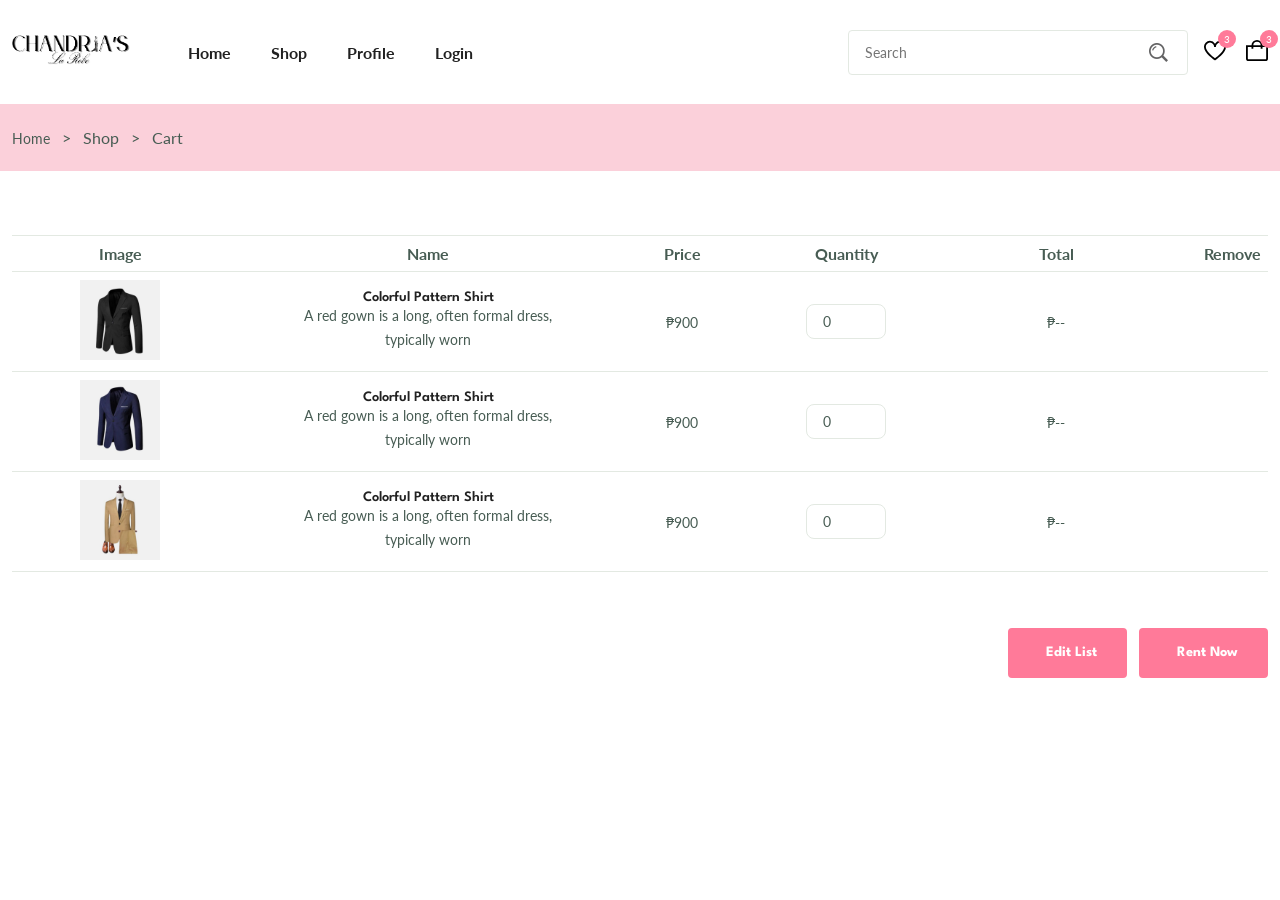
<file: chandriahomepage/cart.html>
<!DOCTYPE html>
<html lang="en">
  <head>
    <meta charset="UTF-8" />
    <meta name="viewport" content="width=device-width, initial-scale=1.0" />

    <!--=============== FLATICON ===============-->
    <link rel='stylesheet' href='https://cdn-uicons.flaticon.com/2.6.0/uicons-regular-straight/css/uicons-regular-straight.css'>

    <!--=============== SWIPER CSS ===============-->
    <link rel="stylesheet" href="https://cdn.jsdelivr.net/npm/swiper@11/swiper-bundle.min.css"/>
 
 
     <!--=============== CSS ===============-->
     <link rel="stylesheet" href="assets/css/styles.css" />
 
     <title>Chandria's La Robe</title>
  </head>
  <body>
    <!--=============== HEADER ===============-->
    <header class="header">

      <nav class="nav container">
        <a href="../index.html" class="nav-logo">
          <img src="assets/img/logo1.png" alt="" class="nav-logo-img">
        </a>

        <div class="nav-menu" id="nav-menu">
          <ul class="nav-list">
            <li class="nav-item">
              <a href="../index.html" class="nav-link">Home</a>
            </li>

            <li class="nav-item">
              <a href="shop.html" class="nav-link ">Shop</a>
            </li>

            <li class="nav-item">
              <a href="test_Profile.html" class="nav-link">Profile</a>
            </li>

            <li class="nav-item">
              <a href="user_authentication.html" class="nav-link">Login</a>
            </li>
          </ul>

          <div class="header-search">
            <input type="text" placeholder="Search" class="form-input">
            <button class="search-btn">
              <img src="assets/img/search.png" alt="">

            </button>
          </div>
        </div>

        <div class="header-user-actions">
          <a href="wishlist.html" class="header-action-btn">
            <img src="assets/img/icon-heart.svg" alt="">
            <span class="count">3</span>
          </a>

          <a href="cart.html" class="header-action-btn">
            <img src="assets/img/icon-cart.svg" alt="">
            <span class="count">3</span>
          </a>
          

        </div>

      </nav>
    </header>

    <!--=============== MAIN ===============-->
    <main class="main">

      <!--=============== BREADCRUMB ===============-->
      <section class="breadcrumb">
        <ul class="breadcrumb-list flex container">
          <li><a href="../index.html" class="breadcrumb-link">Home</a></li>
          <li><span class="breadcrum-link">></span></li>
          <li><span class="breadcrum-link">Shop</span></li>
          <li><span class="breadcrum-link">></span></li>
          <li><span class="breadcrum-link">Cart</span></li>
        </ul>
      </section>

      <!--=============== CART ===============-->
      <section class="cart section-lg container">
        <div class="table-container">
          <table class="table">
            <tr>
              <th>Image</th>
              <th>Name</th>
              <th>Price</th>
              <th>Quantity</th>
              <th>Total</th>
              <th>Remove</th>
            </tr>

            <tr>
              <td>
                <img src="assets/img/product-6-1.jpg" alt="" class="table-img">
              </td>

              <td>
                <h3 class="table-title">Colorful Pattern Shirt</h3>
                <p class="table-description">A red gown is a long, often formal dress, typically worn</p>
              </td>

              <td>
                <span class="table-price">₱900</span>
              </td>
              <td>
                <input type="number" value="0" min="0" class="quantity">
              </td>
              <td>
                <span class="table-total">₱--</span>
              </td>
              <td>
                <i class="fi fi-rs-trash table-trash"></i>
              </td>
            </tr>

            <tr>
              <td>
                <img src="assets/img/product-7-1.jpg" alt="" class="table-img">
              </td>

              <td>
                <h3 class="table-title">Colorful Pattern Shirt</h3>
                <p class="table-description">A red gown is a long, often formal dress, typically worn</p>
              </td>

              <td>
                <span class="table-price">₱900</span>
              </td>
              <td>
                <input type="number" value="0" min="0" class="quantity">
              </td>
              <td>
                <span class="table-total">₱--</span>
              </td>
              <td>
                <i class="fi fi-rs-trash table-trash"></i>
              </td>
            </tr>

            <tr>
              <td>
                <img src="assets/img/product-8-1.jpg" alt="" class="table-img">
              </td>

              <td>
                <h3 class="table-title">Colorful Pattern Shirt</h3>
                <p class="table-description">A red gown is a long, often formal dress, typically worn</p>
              </td>

              <td>
                <span class="table-price">₱900</span>
              </td>
              <td>
                <input type="number" value="0" min="0" class="quantity">
              </td>
              <td>
                <span class="table-total">₱--</span>
              </td>
              <td>
                <i class="fi fi-rs-trash table-trash"></i>
              </td>
            </tr>

          </table>
       
          
        </div>
        <div class="cart-actions">
          <a href="" class="btn flex btn-md">
            <i class="fi-rs-pencil"></i> Edit List
          </a>

          <a href="checkout.html" class="btn flex btn-md">
            <i class="fi-rs-shopping-bag"></i> Rent Now
          </a>
        </div>
       
      </section>


    <!--=============== SWIPER JS ===============-->
    <script src="https://cdn.jsdelivr.net/npm/swiper@11/swiper-bundle.min.js"></script>

    <!--=============== MAIN JS ===============-->
    <script src="assets/js/main.js"></script>
  </body>
</html>
</file>
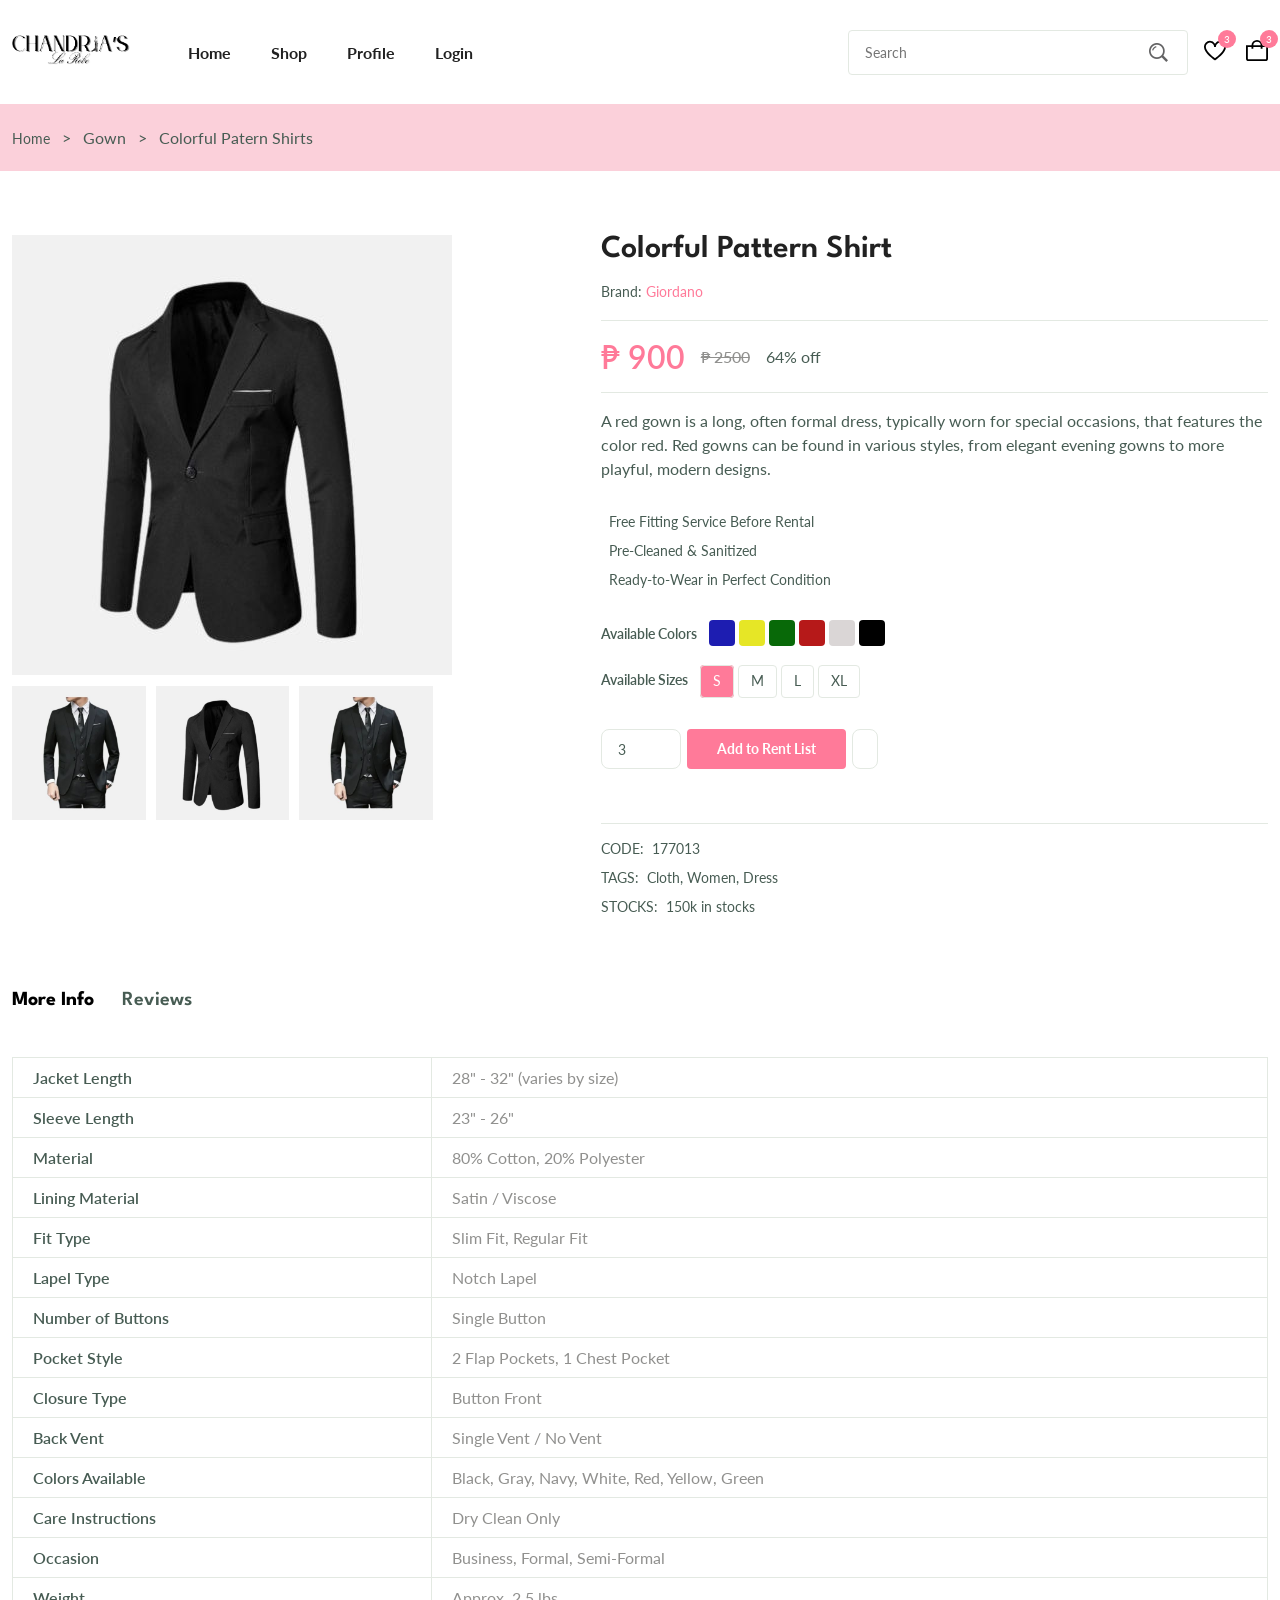
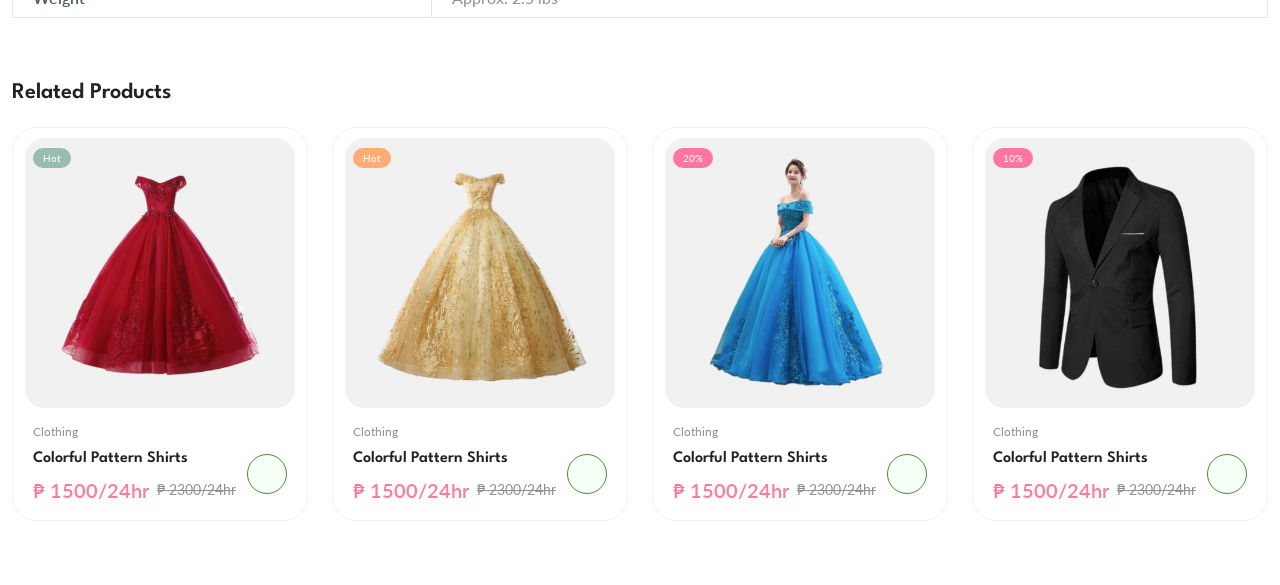
<file: chandriahomepage/details.html>
<!DOCTYPE html>
<html lang="en">
  <head>
    <meta charset="UTF-8" />
    <meta name="viewport" content="width=device-width, initial-scale=1.0" />

   <!--=============== FLATICON ===============-->
   <link rel='stylesheet' href='https://cdn-uicons.flaticon.com/2.6.0/uicons-regular-straight/css/uicons-regular-straight.css'>

   <!--=============== SWIPER CSS ===============-->
   <link rel="stylesheet" href="https://cdn.jsdelivr.net/npm/swiper@11/swiper-bundle.min.css"/>


    <!--=============== CSS ===============-->
    <link rel="stylesheet" href="assets/css/styles.css" />

    <title>Chandria's La Robe</title>
  </head>
  <body>
    <!--=============== HEADER ===============-->
    <header class="header">

      <nav class="nav container">
        <a href="../index.html" class="nav-logo">
          <img src="assets/img/logo1.png" alt="" class="nav-logo-img">
        </a>

        <div class="nav-menu" id="nav-menu">
          <ul class="nav-list">
            <li class="nav-item">
              <a href="../index.html" class="nav-link">Home</a>
            </li>

            <li class="nav-item">
              <a href="shop.html" class="nav-link ">Shop</a>
            </li>

            <li class="nav-item">
              <a href="test_Profile.html" class="nav-link">Profile</a>
            </li>

            

            <li class="nav-item">
              <a href="user_authentication.html" class="nav-link">Login</a>
            </li>
          </ul>

          <div class="header-search">
            <input type="text" placeholder="Search" class="form-input">
            <button class="search-btn">
              <img src="assets/img/search.png" alt="">

            </button>
          </div>
        </div>

        <div class="header-user-actions">
          <a href="wishlist.html" class="header-action-btn">
            <img src="assets/img/icon-heart.svg" alt="">
            <span class="count">3</span>
          </a>

          <a href="cart.html" class="header-action-btn">
            <img src="assets/img/icon-cart.svg" alt="">
            <span class="count">3</span>
          </a>
          

        </div>

      </nav>
    </header>

    <!--=============== MAIN ===============-->
    <main class="main">
      <!--=============== BREADCRUMB ===============-->
      <section class="breadcrumb">
        <ul class="breadcrumb-list flex container">
          <li><a href="../index.html" class="breadcrumb-link">Home</a></li>
          <li><span class="breadcrum-link">></span></li>
          <li><span class="breadcrum-link">Gown</span></li>
          <li><span class="breadcrum-link">></span></li>
          <li><span class="breadcrum-link">Colorful Patern Shirts </span></li>
        </ul>
      </section>

      <!--=============== DETAILS ===============-->
      <section class="details section-lg">
        <div class="details-container container grid">
          <div class="details-group">
            <img src="assets/img/product-6-1.jpg" alt="" class="details-img"/>

            <div class="details-small-images grid">
              <img src="assets/img/product-6-2.jpg" alt="" class="details-small-img">
              <img src="assets/img/product-6-1.jpg" alt="" class="details-small-img">
              <img src="assets/img/product-6-2.jpg" alt="" class="details-small-img">
            </div>
          </div>
          <div class="details-group">
            <h3 class="details-title">Colorful Pattern Shirt</h3>
            <p class="details-brand">Brand: <span>Giordano</span></p>

            <div class="details-price flex">
              <span class="new-price">₱ 900</span>
              <span class="old-price">₱ 2500</span>
              <span class="save-price">64% off</span>
            </div>

            <p class="short-description">A red gown is a long, often formal dress, typically worn for special occasions, that features the color red. Red gowns can be found in various styles, from elegant evening gowns to more playful, modern designs.</p>
            
            <ul class="product-list">
              <li class="list-item flex">
                <i class="fi fi-rs-clothes-hanger"></i> Free Fitting Service Before Rental
              </li>

            <li class="list-item flex">
              <i class="fi fi-rs-sparkles"></i>  Pre-Cleaned & Sanitized
            </li>

            <li class="list-item flex">
              <i class="fi fi-rs-running"></i> Ready-to-Wear in Perfect Condition
            </li>

            </ul>

            <div class="details-color flex">
              <span class="details-color-title">Available Colors</span>
              <ul class="color-list">
                <li>
                  <a href="#" class="color-link" style="background-color: rgb(29, 29, 177);"></a>
                </li>
                <li>
                  <a href="#" class="color-link" style="background-color: rgb(230, 230, 38);"></a>
                </li>
                <li>
                  <a href="#" class="color-link" style="background-color: rgb(8, 105, 8);"></a>
                </li>
                <li>
                  <a href="#" class="color-link" style="background-color: rgb(182, 25, 25);"></a>
                </li>
                <li>
                  <a href="#" class="color-link" style="background-color: rgb(218, 214, 214);"></a>
                </li>
                <li>
                  <a href="#" class="color-link" style="background-color: black;"></a>
                </li>
              </ul>
            </div>

            <div class="details-size flex">
              <span class="details-size-title">Available Sizes</span>
              <ul class="size-list">
                <li>
                  <a href="#" class="size-link size-active">S</a>
                </li>
                
                <li>
                  <a href="#" class="size-link">M</a>
                </li>
                <li>
                  <a href="#" class="size-link">L</a>
                </li>
                <li>
                  <a href="#" class="size-link">XL</a>
                </li>
              </ul>
            </div>

            <div class="details-action">
              <input type="number" class="quantity" min="0" value="3"/>
              <a href="#" class="btn btn-sm"> Add to Rent List</a>
              <a href="#" class="details-action-btn">
                <i class="fi fi-rs-heart"></i>
              </a>
            </div>

            <ul class="details-meta">
              <li class="meta-list flex"><span>CODE:</span> 177013</li>
              <li class="meta-list flex"><span>TAGS:</span> Cloth, Women, Dress</li>
              <li class="meta-list flex"><span>STOCKS:</span> 150k in stocks</li>
            </ul>
          </div>
          </div>
        </div>
      </section>

      <!--=============== DETAILS TAB ===============-->
      <section class="details-tab container">

        <div class="detail-tabs">

          <span class="detail-tab active-tab" data-target="#info">More Info</span>

          <span class="detail-tab" data-target="#reviews">Reviews</span>
        </div>

        <div class="details-tabs-content">
          <div class="details-tab-content active-tab" content id="info">
            <table class="info-table">

              <tr>
                <th>Jacket Length</th>
                <td>28" - 32" (varies by size)</td>
              </tr>

              <tr>
                <th>Sleeve Length</th>
                <td>23" - 26"</td>
              </tr>

              <tr>
                <th>Material</th>
                <td>80% Cotton, 20% Polyester</td>
              </tr>

              <tr>
                <th>Lining Material</th>
                <td>Satin / Viscose</td>
              </tr>

              <tr>
                <th>Fit Type</th>
                <td>Slim Fit, Regular Fit</td>
              </tr>

              <tr>
                <th>Lapel Type</th>
                <td>Notch Lapel</td>
              </tr>

              <tr>
                <th>Number of Buttons	</th>
                <td>Single Button
                </td>
              </tr>

              <tr>
                <th>Pocket Style</th>
                <td>2 Flap Pockets, 1 Chest Pocket</td>
              </tr>

              <tr>
                <th>Closure Type</th>
                <td>Button Front</td>
              </tr>

              <tr>
                <th>Back Vent</th>
                <td>Single Vent / No Vent</td>
              </tr>

              <tr>
                <th>Colors Available</th>
                <td>Black, Gray, Navy, White, Red, Yellow, Green</td>
              </tr>

              <tr>
                <th>Care Instructions</th>
                <td>Dry Clean Only</td>
              </tr>

              <tr>
                <th>Occasion</th>
                <td>Business, Formal, Semi-Formal</td>
              </tr>

              <tr>
                <th>Weight</th>
                <td>Approx. 2.5 lbs</td>
              </tr>

            </table>
          </div>

          <div class="details-tab-content" content id="reviews">
            <div class="reviews-container grid">

            <div class="review-single">
                <div>
                <img src="assets/img/avatar-1.png" alt="" class="review-img">
                <h4 class="review-title">Ichica Matsumoto</h4>
              </div>

              <div class="review-data">
                <div class="review-rating">
                  <i class="fi-rs-star"></i>
                  <i class="fi-rs-star"></i>
                  <i class="fi-rs-star"></i>
                  <i class="fi-rs-star"></i>
                  <i class="fi-rs-star"></i>
                </div>

                <p class="review-desctiption">I love it!!</p>
                <span class="review-date">02/29/2004</span>

              </div>
            </div>

            <div class="review-single">
              <div>
              <img src="assets/img/avatar-2.png" alt="" class="review-img">
              <h4 class="review-title">Maria Nagai</h4>
            </div>

            <div class="review-data">
              <div class="review-rating">
                <i class="fi-rs-star"></i>
                <i class="fi-rs-star"></i>
                <i class="fi-rs-star"></i>
                <i class="fi-rs-star"></i>
                <i class="fi-rs-star"></i>
              </div>

              <p class="review-desctiption">Nice items and very affordable as inner shirts. Received complete items. Very fast delivery. Thanks to seller and rider</p>
              <span class="review-date">02/29/2004</span>

            </div>
            </div>

            <div class="review-single">
            <div>
            <img src="assets/img/avatar-3.png" alt="" class="review-img">
            <h4 class="review-title">Eimi Fukuda</h4>
          </div>

          <div class="review-data">
            <div class="review-rating">
              <i class="fi-rs-star"></i>
              <i class="fi-rs-star"></i>
              <i class="fi-rs-star"></i>
              <i class="fi-rs-star"></i>
              <i class="fi-rs-star"></i>
            </div>

            <p class="review-desctiption">Items are well packed and secure also the quality of the fabric are good what you see is what you get perfect for its price!</p>
            <span class="review-date">02/29/2004</span>

          </div>
            </div>

          </div>

          <div class="review-form">
            <h4 class="review-form-title">Add Review</h4>

            <div class="rate-product">
              <i class="fi-rs-star"></i>
              <i class="fi-rs-star"></i>
              <i class="fi-rs-star"></i>
              <i class="fi-rs-star"></i>
              <i class="fi-rs-star"></i>
            </div>

            <form action="" class="form grid">
              <textarea class="form-input textarea" placeholder="Write Comment"></textarea>

              <div class="form-group grid">
                <input type="text" placeholder="Name" class="form-input"/>

                <input type="email" placeholder="Email" class="form-input"/>
              </div>

              <div class="form-btn">
                <button class="btn">Submit Review</button>
              </div>
            </form>

          </div>
         </div>
        </div>
      </section>

      <!--=============== PRODUCTS ===============-->
      <section class="products container section-lg">
        <h3 class="section-title">Related Products</h3>

          <div class="products-container grid">       

          <div class="product-item">
            <div class="product-banner">
             
              <a href="details.html" class="product-images">
              <img src="assets/img/product-2-1.jpg" alt="" class="product-img default">
              
              <img src="assets/img/product-2-2.jpg" alt="" class="product-img hover">
              </a>

              <div class="product-actions">
                <a href="#" class="action-btn" aria-label="Quick View">
                <i class="fi fi-rs-eye"></i>
                </a>

                <a href="#" class="action-btn" aria-label="Add to Rent List">
                  <i class="fi fi-rs-heart"></i>
                  </a>

                  <a href="#" class="action-btn" aria-label="share">
                    <i class="fi fi-rs-shuffle"></i>
                    </a>
              </div>

              <div class="product-badge light-green">Hot</div>

            </div>

            <div class="product-content">
              <span class="product-category">Clothing</span>
              <a href="details.html">
                <h3 class="product-title">Colorful Pattern Shirts</h3>
              </a>
              <div class="product-rating">
                <i class="fi fi-rs-star"></i>
                <i class="fi fi-rs-star"></i>
                <i class="fi fi-rs-star"></i>
                <i class="fi fi-rs-star"></i>
                <i class="fi fi-rs-star"></i>
              </div>
              <div class="product-price flex">
                  <span class="new-price">₱ 1500/24hr</span>
                  <span class="old-price">₱ 2300/24hr</span>
              </div>

              <a href="#" class="action-btn cart-btn" aria-label="Add to Rent List">
                <i class="fi fi-rs-shopping-bag-add"></i>
                </a>
            </div>
          </div>

          <div class="product-item">
            <div class="product-banner">
             
              <a href="details.html" class="product-images">
              <img src="assets/img/product-3-1.jpg" alt="" class="product-img default">
              
              <img src="assets/img/product-3-2.jpg" alt="" class="product-img hover">
              </a>

              <div class="product-actions">
                <a href="#" class="action-btn" aria-label="Quick View">
                <i class="fi fi-rs-eye"></i>
                </a>

                <a href="#" class="action-btn" aria-label="Add to Rent List">
                  <i class="fi fi-rs-heart"></i>
                  </a>

                  <a href="#" class="action-btn" aria-label="share">
                    <i class="fi fi-rs-shuffle"></i>
                    </a>
              </div>

              <div class="product-badge light-orange">Hot</div>

            </div>

            <div class="product-content">
              <span class="product-category">Clothing</span>
              <a href="details.html">
                <h3 class="product-title">Colorful Pattern Shirts</h3>
              </a>
              <div class="product-rating">
                <i class="fi fi-rs-star"></i>
                <i class="fi fi-rs-star"></i>
                <i class="fi fi-rs-star"></i>
                <i class="fi fi-rs-star"></i>
                <i class="fi fi-rs-star"></i>
              </div>
              <div class="product-price flex">
                  <span class="new-price">₱ 1500/24hr</span>
                  <span class="old-price">₱ 2300/24hr</span>
              </div>

              <a href="#" class="action-btn cart-btn" aria-label="Add to Rent List">
                <i class="fi fi-rs-shopping-bag-add"></i>
                </a>
            </div>
          </div>

          <div class="product-item">
            <div class="product-banner">
             
              <a href="details.html" class="product-images">
              <img src="assets/img/product-5-1.jpg" alt="" class="product-img default">
              
              <img src="assets/img/product-5-2.jpg" alt="" class="product-img hover">
              </a>

              <div class="product-actions">
                <a href="#" class="action-btn" aria-label="Quick View">
                <i class="fi fi-rs-eye"></i>
                </a>

                <a href="#" class="action-btn" aria-label="Add to Rent List">
                  <i class="fi fi-rs-heart"></i>
                  </a>

                  <a href="#" class="action-btn" aria-label="share">
                    <i class="fi fi-rs-shuffle"></i>
                    </a>
              </div>

              <div class="product-badge light-pink">20%</div>

            </div>

            <div class="product-content">
              <span class="product-category">Clothing</span>
              <a href="details.html">
                <h3 class="product-title">Colorful Pattern Shirts</h3>
              </a>
              <div class="product-rating">
                <i class="fi fi-rs-star"></i>
                <i class="fi fi-rs-star"></i>
                <i class="fi fi-rs-star"></i>
                <i class="fi fi-rs-star"></i>
                <i class="fi fi-rs-star"></i>
              </div>
              <div class="product-price flex">
                  <span class="new-price">₱ 1500/24hr</span>
                  <span class="old-price">₱ 2300/24hr</span>
              </div>

              <a href="#" class="action-btn cart-btn" aria-label="Add to Rent List">
                <i class="fi fi-rs-shopping-bag-add"></i>
                </a>
            </div>
          </div>

          <div class="product-item">
            <div class="product-banner">
             
              <a href="details.html" class="product-images">
              <img src="assets/img/product-6-1.jpg" alt="" class="product-img default">
              
              <img src="assets/img/product-6-2.jpg" alt="" class="product-img hover">
              </a>

              <div class="product-actions">
                <a href="#" class="action-btn" aria-label="Quick View">
                <i class="fi fi-rs-eye"></i>
                </a>

                <a href="#" class="action-btn" aria-label="Add to Rent List">
                  <i class="fi fi-rs-heart"></i>
                  </a>

                  <a href="#" class="action-btn" aria-label="share">
                    <i class="fi fi-rs-shuffle"></i>
                    </a>
              </div>

              <div class="product-badge light-pink">10%</div>

            </div>

            <div class="product-content">
              <span class="product-category">Clothing</span>
              <a href="details.html">
                <h3 class="product-title">Colorful Pattern Shirts</h3>
              </a>
              <div class="product-rating">
                <i class="fi fi-rs-star"></i>
                <i class="fi fi-rs-star"></i>
                <i class="fi fi-rs-star"></i>
                <i class="fi fi-rs-star"></i>
                <i class="fi fi-rs-star"></i>
              </div>
              <div class="product-price flex">
                  <span class="new-price">₱ 1500/24hr</span>
                  <span class="old-price">₱ 2300/24hr</span>
              </div>

              <a href="#" class="action-btn cart-btn" aria-label="Add to Rent List">
                <i class="fi fi-rs-shopping-bag-add"></i>
                </a>
            </div>
          </div>

        </div>
      </section>


    <!--=============== SWIPER JS ===============-->
    <script src="https://cdn.jsdelivr.net/npm/swiper@11/swiper-bundle.min.js"></script>

    <!--=============== MAIN JS ===============-->
    <script src="assets/js/main.js"></script>
  </body>
</html>
</file>
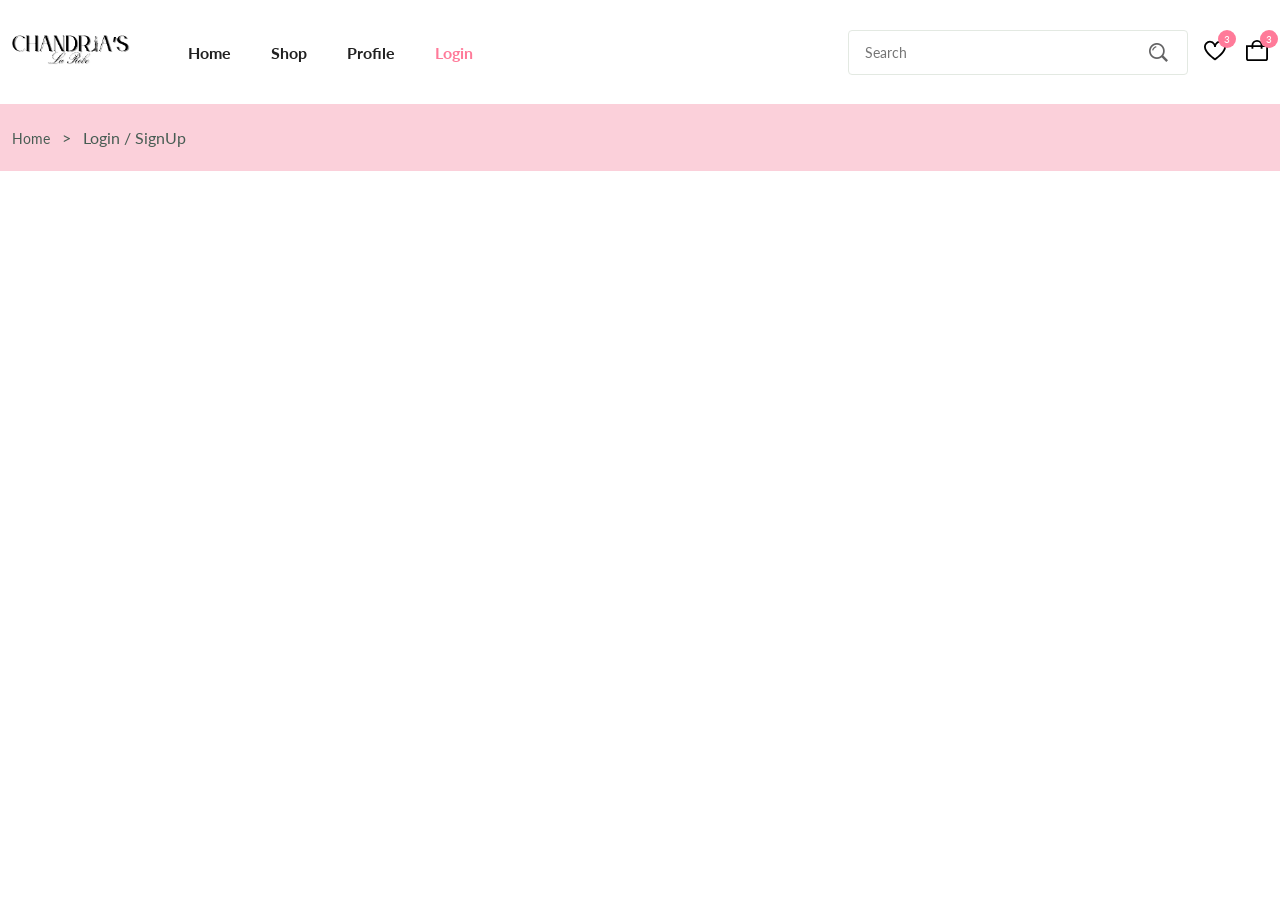
<file: chandriahomepage/login-register.html>
<!DOCTYPE html>
<html lang="en">
  <head>
    <meta charset="UTF-8" />
    <meta name="viewport" content="width=device-width, initial-scale=1.0" />

    <!--=============== FLATICON ===============-->
   <link rel='stylesheet' href='https://cdn-uicons.flaticon.com/2.6.0/uicons-regular-straight/css/uicons-regular-straight.css'>

   <!--=============== SWIPER CSS ===============-->
   <link rel="stylesheet" href="https://cdn.jsdelivr.net/npm/swiper@11/swiper-bundle.min.css"/>


    <!--=============== CSS ===============-->
    <link rel="stylesheet" href="assets/css/styles.css" />

    <title>Chandria's La Robe</title>
  </head>
  <body>
    <header class="header">

      <nav class="nav container">
        <a href="../index.html" class="nav-logo">
          <img src="assets/img/logo1.png" alt="" class="nav-logo-img">
        </a>

        <div class="nav-menu" id="nav-menu">
          <ul class="nav-list">
            <li class="nav-item">
              <a href="../index.html" class="nav-link">Home</a>
            </li>

            <li class="nav-item">
              <a href="shop.html" class="nav-link ">Shop</a>
            </li>

            <li class="nav-item">
              <a href="accounts.html" class="nav-link">Profile</a>
            </li>


            <li class="nav-item">
              <a href="user_authentication.html" class="nav-link active-link">Login</a>
            </li>
          </ul>

          <div class="header-search">
            <input type="text" placeholder="Search" class="form-input">
            <button class="search-btn">
              <img src="assets/img/search.png" alt="">

            </button>
          </div>
        </div>

        <div class="header-user-actions">
          <a href="wishlist.html" class="header-action-btn">
            <img src="assets/img/icon-heart.svg" alt="">
            <span class="count">3</span>
          </a>

          <a href="cart.html" class="header-action-btn">
            <img src="assets/img/icon-cart.svg" alt="">
            <span class="count">3</span>
          </a>
          

        </div>

      </nav>
    </header>

    <!--=============== MAIN ===============-->
    <main class="main">
      <!--=============== BREADCRUMB ===============-->
      <section class="breadcrumb">
        <ul class="breadcrumb-list flex container">
          <li><a href="../index.html" class="breadcrumb-link">Home</a></li>
          <li><span class="breadcrum-link">></span></li>
          <li><span class="breadcrum-link">Login / SignUp</span></li>
        </ul>
      </section>

      <!--=============== LOGIN-REGISTER ===============-->
      <section class="login-register"></section>



    <!--=============== SWIPER JS ===============-->
    <script src="https://cdn.jsdelivr.net/npm/swiper@11/swiper-bundle.min.js"></script>

    <!--=============== MAIN JS ===============-->
    <script src="assets/js/main.js"></script>
  </body>
</html>
</file>
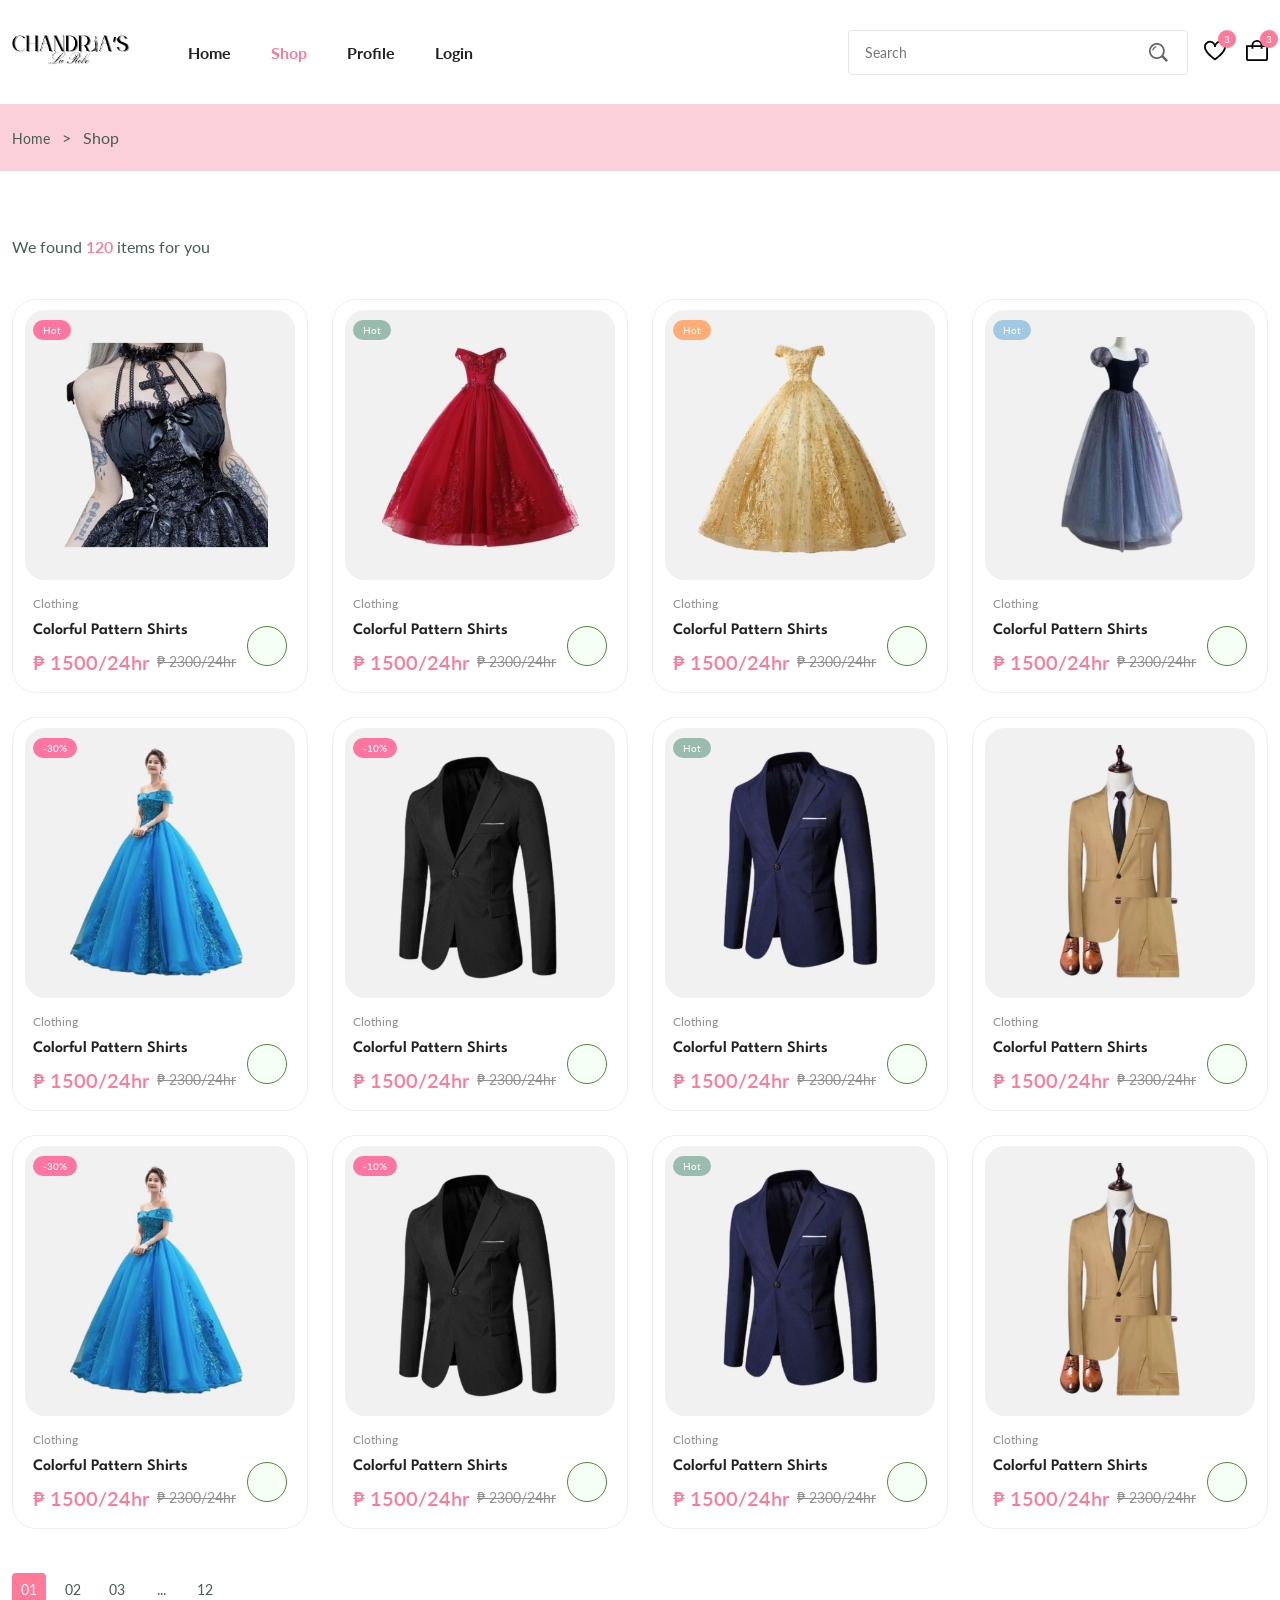
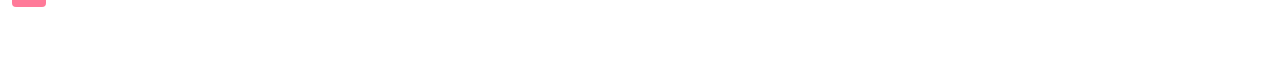
<file: chandriahomepage/shop.html>
<!DOCTYPE html>
<html lang="en">
  <head>
    <meta charset="UTF-8" />
    <meta name="viewport" content="width=device-width, initial-scale=1.0" />

    <!--=============== FLATICON ===============-->
    <link rel='stylesheet' href='https://cdn-uicons.flaticon.com/2.6.0/uicons-regular-straight/css/uicons-regular-straight.css'>

    <!--=============== SWIPER CSS ===============-->
    <link rel="stylesheet" href="https://cdn.jsdelivr.net/npm/swiper@11/swiper-bundle.min.css"/>

    <!--=============== CSS ===============-->
    <link rel="stylesheet" href="assets/css/styles.css" />

    <title>Chandria's La Robe</title>
  </head>
  <body>
    <!--=============== HEADER ===============-->
    <header class="header">

      <nav class="nav container">
        <a href="../index.html" class="nav-logo">
          <img src="assets/img/logo1.png" alt="" class="nav-logo-img">
        </a>

        <div class="nav-menu" id="nav-menu">
          <ul class="nav-list">
            <li class="nav-item">
              <a href="../index.html" class="nav-link">Home</a>
            </li>

            <li class="nav-item">
              <a href="shop.html" class="nav-link active-link">Shop</a>
            </li>

            <li class="nav-item">
              <a href="test_Profile.html" class="nav-link">Profile</a>
            </li>


            <li class="nav-item">
              <a href="user_authentication.html" class="nav-link">Login</a>
            </li>
          </ul>

          <div class="header-search">
            <input type="text" placeholder="Search" class="form-input">
            <button class="search-btn">
              <img src="assets/img/search.png" alt="">

            </button>
          </div>
        </div>

        <div class="header-user-actions">
          <a href="wishlist.html" class="header-action-btn">
            <img src="assets/img/icon-heart.svg" alt="">
            <span class="count">3</span>
          </a>

          <a href="cart.html" class="header-action-btn">
            <img src="assets/img/icon-cart.svg" alt="">
            <span class="count">3</span>
          </a>

        </div>

      </nav>
    </header>
    <!--=============== MAIN ===============-->
    <main class="main">
      <!--=============== BREADCRUMB ===============-->
      <section class="breadcrumb">
        <ul class="breadcrumb-list flex container">
          <li><a href="../index.html" class="breadcrumb-link">Home</a></li>
          <li><span class="breadcrum-link">></span></li>
          <li><span class="breadcrum-link">Shop</span></li>
        </ul>
      </section>

      <!--=============== PRODUCTS ===============-->
      <section class="products section-lg container">
        <p class="total-products">We found <span>120</span> items for you</p>

        <div class="products-container grid">

          <div class="product-item">
            <div class="product-banner">
             
              <a href="details.html" class="product-images">
              <img src="assets/img/product-1-1.jpg" alt="" class="product-img default">
              
              <img src="assets/img/product-1-2.jpg" alt="" class="product-img hover">
              </a>

              <div class="product-actions">
                <a href="#" class="action-btn" aria-label="Quick View">
                <i class="fi fi-rs-eye"></i>
                </a>

                <a href="#" class="action-btn" aria-label="Add to Cart">
                  <i class="fi fi-rs-heart"></i>
                  </a>

                  <a href="#" class="action-btn" aria-label="share">
                    <i class="fi fi-rs-shuffle"></i>
                    </a>
              </div>

              <div class="product-badge light-pink">Hot</div>

            </div>

            <div class="product-content">
              <span class="product-category">Clothing</span>
              <a href="details.html">
                <h3 class="product-title">Colorful Pattern Shirts</h3>
              </a>
              <div class="product-rating">
                <i class="fi fi-rs-star"></i>
                <i class="fi fi-rs-star"></i>
                <i class="fi fi-rs-star"></i>
                <i class="fi fi-rs-star"></i>
                <i class="fi fi-rs-star"></i>
              </div>
              <div class="product-price flex">
                  <span class="new-price">₱ 1500/24hr</span>
                  <span class="old-price">₱ 2300/24hr</span>
              </div>

              <a href="#" class="action-btn cart-btn" aria-label="Add to Cart">
                <i class="fi fi-rs-shopping-bag-add"></i>
                </a>
            </div>
          </div>

          <div class="product-item">
            <div class="product-banner">
             
              <a href="details.html" class="product-images">
              <img src="assets/img/product-2-1.jpg" alt="" class="product-img default">
              
              <img src="assets/img/product-2-2.jpg" alt="" class="product-img hover">
              </a>

              <div class="product-actions">
                <a href="#" class="action-btn" aria-label="Quick View">
                <i class="fi fi-rs-eye"></i>
                </a>

                <a href="#" class="action-btn" aria-label="Add to Cart">
                  <i class="fi fi-rs-heart"></i>
                  </a>

                  <a href="#" class="action-btn" aria-label="share">
                    <i class="fi fi-rs-shuffle"></i>
                    </a>
              </div>

              <div class="product-badge light-green">Hot</div>

            </div>

            <div class="product-content">
              <span class="product-category">Clothing</span>
              <a href="details.html">
                <h3 class="product-title">Colorful Pattern Shirts</h3>
              </a>
              <div class="product-rating">
                <i class="fi fi-rs-star"></i>
                <i class="fi fi-rs-star"></i>
                <i class="fi fi-rs-star"></i>
                <i class="fi fi-rs-star"></i>
                <i class="fi fi-rs-star"></i>
              </div>
              <div class="product-price flex">
                  <span class="new-price">₱ 1500/24hr</span>
                  <span class="old-price">₱ 2300/24hr</span>
              </div>

              <a href="#" class="action-btn cart-btn" aria-label="Add to Cart">
                <i class="fi fi-rs-shopping-bag-add"></i>
                </a>
            </div>
          </div>

          <div class="product-item">
            <div class="product-banner">
             
              <a href="details.html" class="product-images">
              <img src="assets/img/product-3-1.jpg" alt="" class="product-img default">
              
              <img src="assets/img/product-3-2.jpg" alt="" class="product-img hover">
              </a>

              <div class="product-actions">
                <a href="#" class="action-btn" aria-label="Quick View">
                <i class="fi fi-rs-eye"></i>
                </a>

                <a href="#" class="action-btn" aria-label="Add to Cart">
                  <i class="fi fi-rs-heart"></i>
                  </a>

                  <a href="#" class="action-btn" aria-label="share">
                    <i class="fi fi-rs-shuffle"></i>
                    </a>
              </div>

              <div class="product-badge light-orange">Hot</div>

            </div>

            <div class="product-content">
              <span class="product-category">Clothing</span>
              <a href="details.html">
                <h3 class="product-title">Colorful Pattern Shirts</h3>
              </a>
              <div class="product-rating">
                <i class="fi fi-rs-star"></i>
                <i class="fi fi-rs-star"></i>
                <i class="fi fi-rs-star"></i>
                <i class="fi fi-rs-star"></i>
                <i class="fi fi-rs-star"></i>
              </div>
              <div class="product-price flex">
                  <span class="new-price">₱ 1500/24hr</span>
                  <span class="old-price">₱ 2300/24hr</span>
              </div>

              <a href="#" class="action-btn cart-btn" aria-label="Add to Cart">
                <i class="fi fi-rs-shopping-bag-add"></i>
                </a>
            </div>
          </div>

          <div class="product-item">
            <div class="product-banner">
             
              <a href="details.html" class="product-images">
              <img src="assets/img/product-4-1.jpg" alt="" class="product-img default">
              
              <img src="assets/img/product-4-2.jpg" alt="" class="product-img hover">
              </a>

              <div class="product-actions">
                <a href="#" class="action-btn" aria-label="Quick View">
                <i class="fi fi-rs-eye"></i>
                </a>

                <a href="#" class="action-btn" aria-label="Add to Cart">
                  <i class="fi fi-rs-heart"></i>
                  </a>

                  <a href="#" class="action-btn" aria-label="share">
                    <i class="fi fi-rs-shuffle"></i>
                    </a>
              </div>

              <div class="product-badge light-blue">Hot</div>

            </div>

            <div class="product-content">
              <span class="product-category">Clothing</span>
              <a href="details.html">
                <h3 class="product-title">Colorful Pattern Shirts</h3>
              </a>
              <div class="product-rating">
                <i class="fi fi-rs-star"></i>
                <i class="fi fi-rs-star"></i>
                <i class="fi fi-rs-star"></i>
                <i class="fi fi-rs-star"></i>
                <i class="fi fi-rs-star"></i>
              </div>
              <div class="product-price flex">
                  <span class="new-price">₱ 1500/24hr</span>
                  <span class="old-price">₱ 2300/24hr</span>
              </div>

              <a href="#" class="action-btn cart-btn" aria-label="Add to Cart">
                <i class="fi fi-rs-shopping-bag-add"></i>
                </a>
            </div>
          </div>

          <div class="product-item">
            <div class="product-banner">
             
              <a href="details.html" class="product-images">
              <img src="assets/img/product-5-1.jpg" alt="" class="product-img default">
              
              <img src="assets/img/product-5-2.jpg" alt="" class="product-img hover">
              </a>

              <div class="product-actions">
                <a href="#" class="action-btn" aria-label="Quick View">
                <i class="fi fi-rs-eye"></i>
                </a>

                <a href="#" class="action-btn" aria-label="Add to Cart">
                  <i class="fi fi-rs-heart"></i>
                  </a>

                  <a href="#" class="action-btn" aria-label="share">
                    <i class="fi fi-rs-shuffle"></i>
                    </a>
              </div>

              <div class="product-badge light-pink">-30%</div>

            </div>

            <div class="product-content">
              <span class="product-category">Clothing</span>
              <a href="details.html">
                <h3 class="product-title">Colorful Pattern Shirts</h3>
              </a>
              <div class="product-rating">
                <i class="fi fi-rs-star"></i>
                <i class="fi fi-rs-star"></i>
                <i class="fi fi-rs-star"></i>
                <i class="fi fi-rs-star"></i>
                <i class="fi fi-rs-star"></i>
              </div>
              <div class="product-price flex">
                  <span class="new-price">₱ 1500/24hr</span>
                  <span class="old-price">₱ 2300/24hr</span>
              </div>

              <a href="#" class="action-btn cart-btn" aria-label="Add to Cart">
                <i class="fi fi-rs-shopping-bag-add"></i>
                </a>
            </div>
          </div>

          <div class="product-item">
            <div class="product-banner">
             
              <a href="details.html" class="product-images">
              <img src="assets/img/product-6-1.jpg" alt="" class="product-img default">
              
              <img src="assets/img/product-6-2.jpg" alt="" class="product-img hover">
              </a>

              <div class="product-actions">
                <a href="#" class="action-btn" aria-label="Quick View">
                <i class="fi fi-rs-eye"></i>
                </a>

                <a href="#" class="action-btn" aria-label="Add to Cart">
                  <i class="fi fi-rs-heart"></i>
                  </a>

                  <a href="#" class="action-btn" aria-label="share">
                    <i class="fi fi-rs-shuffle"></i>
                    </a>
              </div>

              <div class="product-badge light-pink">-10%</div>

            </div>

            <div class="product-content">
              <span class="product-category">Clothing</span>
              <a href="details.html">
                <h3 class="product-title">Colorful Pattern Shirts</h3>
              </a>
              <div class="product-rating">
                <i class="fi fi-rs-star"></i>
                <i class="fi fi-rs-star"></i>
                <i class="fi fi-rs-star"></i>
                <i class="fi fi-rs-star"></i>
                <i class="fi fi-rs-star"></i>
              </div>
              <div class="product-price flex">
                  <span class="new-price">₱ 1500/24hr</span>
                  <span class="old-price">₱ 2300/24hr</span>
              </div>

              <a href="#" class="action-btn cart-btn" aria-label="Add to Cart">
                <i class="fi fi-rs-shopping-bag-add"></i>
                </a>
            </div>
          </div>

          <div class="product-item">
            <div class="product-banner">
             
              <a href="details.html" class="product-images">
              <img src="assets/img/product-7-1.jpg" alt="" class="product-img default">
              
              <img src="assets/img/product-7-2.jpg" alt="" class="product-img hover">
              </a>

              <div class="product-actions">
                <a href="#" class="action-btn" aria-label="Quick View">
                <i class="fi fi-rs-eye"></i>
                </a>

                <a href="#" class="action-btn" aria-label="Add to Cart">
                  <i class="fi fi-rs-heart"></i>
                  </a>

                  <a href="#" class="action-btn" aria-label="share">
                    <i class="fi fi-rs-shuffle"></i>
                    </a>
              </div>

              <div class="product-badge light-green">Hot</div>

            </div>

            <div class="product-content">
              <span class="product-category">Clothing</span>
              <a href="details.html">
                <h3 class="product-title">Colorful Pattern Shirts</h3>
              </a>
              <div class="product-rating">
                <i class="fi fi-rs-star"></i>
                <i class="fi fi-rs-star"></i>
                <i class="fi fi-rs-star"></i>
                <i class="fi fi-rs-star"></i>
                <i class="fi fi-rs-star"></i>
              </div>
              <div class="product-price flex">
                  <span class="new-price">₱ 1500/24hr</span>
                  <span class="old-price">₱ 2300/24hr</span>
              </div>

              <a href="#" class="action-btn cart-btn" aria-label="Add to Cart">
                <i class="fi fi-rs-shopping-bag-add"></i>
                </a>
            </div>
          </div>

          <div class="product-item">
            <div class="product-banner">
             
              <a href="details.html" class="product-images">
              <img src="assets/img/product-8-1.jpg" alt="" class="product-img default">
              
              <img src="assets/img/product-8-2.jpg" alt="" class="product-img hover">
              </a>

              <div class="product-actions">
                <a href="#" class="action-btn" aria-label="Quick View">
                <i class="fi fi-rs-eye"></i>
                </a>

                <a href="#" class="action-btn" aria-label="Add to Cart">
                  <i class="fi fi-rs-heart"></i>
                  </a>

                  <a href="#" class="action-btn" aria-label="share">
                    <i class="fi fi-rs-shuffle"></i>
                    </a>
              </div>
            </div>

            <div class="product-content">
              <span class="product-category">Clothing</span>
              <a href="details.html">
                <h3 class="product-title">Colorful Pattern Shirts</h3>
              </a>
              <div class="product-rating">
                <i class="fi fi-rs-star"></i>
                <i class="fi fi-rs-star"></i>
                <i class="fi fi-rs-star"></i>
                <i class="fi fi-rs-star"></i>
                <i class="fi fi-rs-star"></i>
              </div>
              <div class="product-price flex">
                  <span class="new-price">₱ 1500/24hr</span>
                  <span class="old-price">₱ 2300/24hr</span>
              </div>

              <a href="#" class="action-btn cart-btn" aria-label="Add to Cart">
                <i class="fi fi-rs-shopping-bag-add"></i>
                </a>
            </div>
          </div>

          <div class="product-item">
            <div class="product-banner">
             
              <a href="details.html" class="product-images">
              <img src="assets/img/product-5-1.jpg" alt="" class="product-img default">
              
              <img src="assets/img/product-5-2.jpg" alt="" class="product-img hover">
              </a>

              <div class="product-actions">
                <a href="#" class="action-btn" aria-label="Quick View">
                <i class="fi fi-rs-eye"></i>
                </a>

                <a href="#" class="action-btn" aria-label="Add to Cart">
                  <i class="fi fi-rs-heart"></i>
                  </a>

                  <a href="#" class="action-btn" aria-label="share">
                    <i class="fi fi-rs-shuffle"></i>
                    </a>
              </div>

              <div class="product-badge light-pink">-30%</div>

            </div>

            <div class="product-content">
              <span class="product-category">Clothing</span>
              <a href="details.html">
                <h3 class="product-title">Colorful Pattern Shirts</h3>
              </a>
              <div class="product-rating">
                <i class="fi fi-rs-star"></i>
                <i class="fi fi-rs-star"></i>
                <i class="fi fi-rs-star"></i>
                <i class="fi fi-rs-star"></i>
                <i class="fi fi-rs-star"></i>
              </div>
              <div class="product-price flex">
                  <span class="new-price">₱ 1500/24hr</span>
                  <span class="old-price">₱ 2300/24hr</span>
              </div>

              <a href="#" class="action-btn cart-btn" aria-label="Add to Cart">
                <i class="fi fi-rs-shopping-bag-add"></i>
                </a>
            </div>
          </div>

          <div class="product-item">
            <div class="product-banner">
             
              <a href="details.html" class="product-images">
              <img src="assets/img/product-6-1.jpg" alt="" class="product-img default">
              
              <img src="assets/img/product-6-2.jpg" alt="" class="product-img hover">
              </a>

              <div class="product-actions">
                <a href="#" class="action-btn" aria-label="Quick View">
                <i class="fi fi-rs-eye"></i>
                </a>

                <a href="#" class="action-btn" aria-label="Add to Cart">
                  <i class="fi fi-rs-heart"></i>
                  </a>

                  <a href="#" class="action-btn" aria-label="share">
                    <i class="fi fi-rs-shuffle"></i>
                    </a>
              </div>

              <div class="product-badge light-pink">-10%</div>

            </div>

            <div class="product-content">
              <span class="product-category">Clothing</span>
              <a href="details.html">
                <h3 class="product-title">Colorful Pattern Shirts</h3>
              </a>
              <div class="product-rating">
                <i class="fi fi-rs-star"></i>
                <i class="fi fi-rs-star"></i>
                <i class="fi fi-rs-star"></i>
                <i class="fi fi-rs-star"></i>
                <i class="fi fi-rs-star"></i>
              </div>
              <div class="product-price flex">
                  <span class="new-price">₱ 1500/24hr</span>
                  <span class="old-price">₱ 2300/24hr</span>
              </div>

              <a href="#" class="action-btn cart-btn" aria-label="Add to Cart">
                <i class="fi fi-rs-shopping-bag-add"></i>
                </a>
            </div>
          </div>

          <div class="product-item">
            <div class="product-banner">
             
              <a href="details.html" class="product-images">
              <img src="assets/img/product-7-1.jpg" alt="" class="product-img default">
              
              <img src="assets/img/product-7-2.jpg" alt="" class="product-img hover">
              </a>

              <div class="product-actions">
                <a href="#" class="action-btn" aria-label="Quick View">
                <i class="fi fi-rs-eye"></i>
                </a>

                <a href="#" class="action-btn" aria-label="Add to Cart">
                  <i class="fi fi-rs-heart"></i>
                  </a>

                  <a href="#" class="action-btn" aria-label="share">
                    <i class="fi fi-rs-shuffle"></i>
                    </a>
              </div>

              <div class="product-badge light-green">Hot</div>

            </div>

            <div class="product-content">
              <span class="product-category">Clothing</span>
              <a href="details.html">
                <h3 class="product-title">Colorful Pattern Shirts</h3>
              </a>
              <div class="product-rating">
                <i class="fi fi-rs-star"></i>
                <i class="fi fi-rs-star"></i>
                <i class="fi fi-rs-star"></i>
                <i class="fi fi-rs-star"></i>
                <i class="fi fi-rs-star"></i>
              </div>
              <div class="product-price flex">
                  <span class="new-price">₱ 1500/24hr</span>
                  <span class="old-price">₱ 2300/24hr</span>
              </div>

              <a href="#" class="action-btn cart-btn" aria-label="Add to Cart">
                <i class="fi fi-rs-shopping-bag-add"></i>
                </a>
            </div>
          </div>

          <div class="product-item">
            <div class="product-banner">
             
              <a href="details.html" class="product-images">
              <img src="assets/img/product-8-1.jpg" alt="" class="product-img default">
              
              <img src="assets/img/product-8-2.jpg" alt="" class="product-img hover">
              </a>

              <div class="product-actions">
                <a href="#" class="action-btn" aria-label="Quick View">
                <i class="fi fi-rs-eye"></i>
                </a>

                <a href="#" class="action-btn" aria-label="Add to Cart">
                  <i class="fi fi-rs-heart"></i>
                  </a>

                  <a href="#" class="action-btn" aria-label="share">
                    <i class="fi fi-rs-shuffle"></i>
                    </a>
              </div>
            </div>

            <div class="product-content">
              <span class="product-category">Clothing</span>
              <a href="details.html">
                <h3 class="product-title">Colorful Pattern Shirts</h3>
              </a>
              <div class="product-rating">
                <i class="fi fi-rs-star"></i>
                <i class="fi fi-rs-star"></i>
                <i class="fi fi-rs-star"></i>
                <i class="fi fi-rs-star"></i>
                <i class="fi fi-rs-star"></i>
              </div>
              <div class="product-price flex">
                  <span class="new-price">₱ 1500/24hr</span>
                  <span class="old-price">₱ 2300/24hr</span>
              </div>

              <a href="#" class="action-btn cart-btn" aria-label="Add to Cart">
                <i class="fi fi-rs-shopping-bag-add"></i>
                </a>
            </div>
          </div>

        </div>

          <ul class="pagination">
            <li><a href="#" class="pagination-link active">01</a></li>
            <li><a href="#" class="pagination-link">02</a></li>
            <li><a href="#" class="pagination-link">03</a></li>
            <li><a href="#" class="pagination-link">...</a></li>
            <li><a href="#" class="pagination-link">12</a></li>
            <li>
              <a href="#" class="pagination-link icon">
              <i class="fi-rs-angle-double-small-right"></i>
              </a>
           </li>
          </ul>
      </section>



    <!--=============== SWIPER JS ===============-->
    <script src="https://cdn.jsdelivr.net/npm/swiper@11/swiper-bundle.min.js"></script>

    <!--=============== MAIN JS ===============-->
    <script src="assets/js/main.js"></script>
  </body>
</html>
</file>
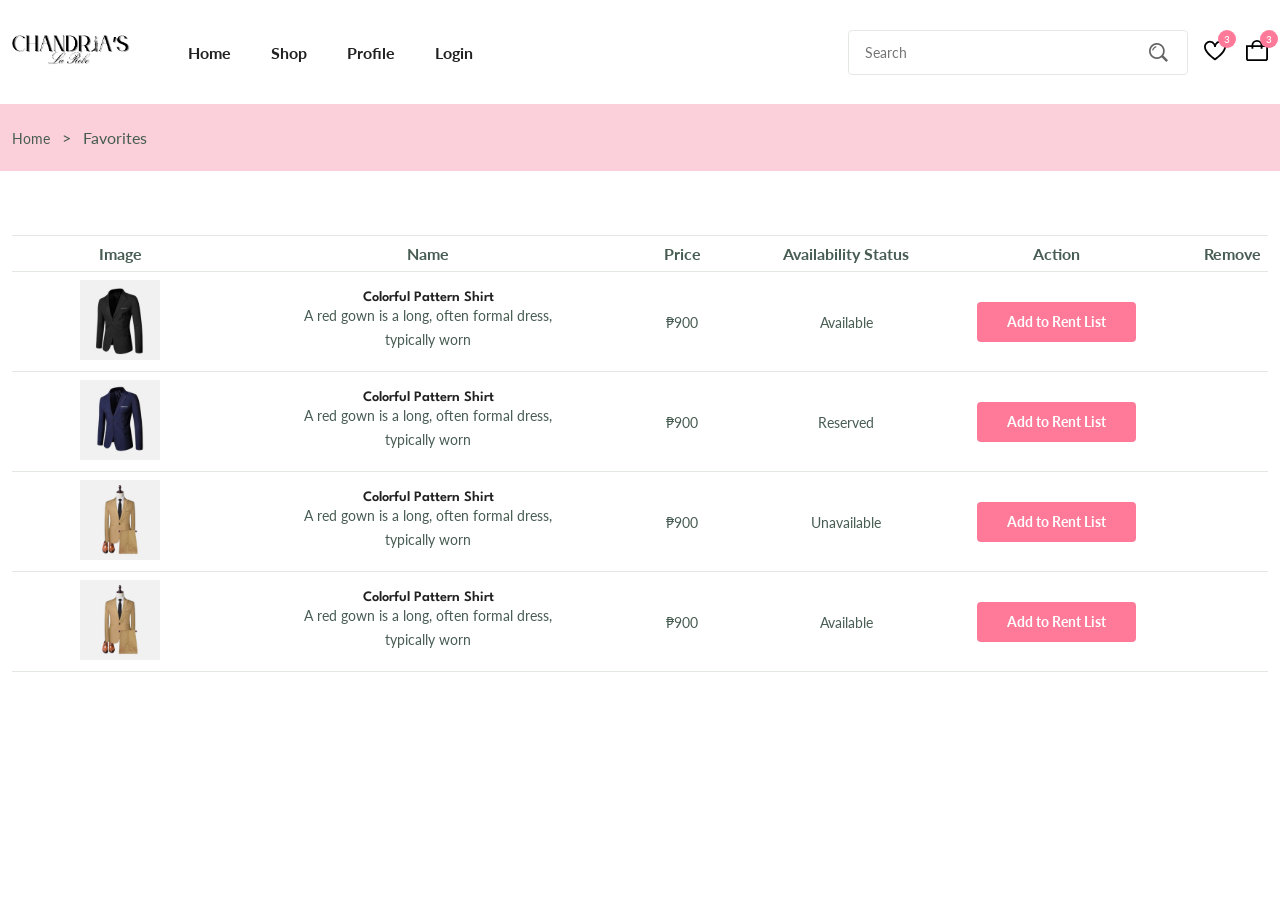
<file: chandriahomepage/wishlist.html>
<!DOCTYPE html>
<html lang="en">
  <head>
    <meta charset="UTF-8" />
    <meta name="viewport" content="width=device-width, initial-scale=1.0" />

   <!--=============== FLATICON ===============-->
   <link rel='stylesheet' href='https://cdn-uicons.flaticon.com/2.6.0/uicons-regular-straight/css/uicons-regular-straight.css'>

   <!--=============== SWIPER CSS ===============-->
   <link rel="stylesheet" href="https://cdn.jsdelivr.net/npm/swiper@11/swiper-bundle.min.css"/>


    <!--=============== CSS ===============-->
    <link rel="stylesheet" href="assets/css/styles.css" />

    <title>Chandria's La Robe</title>
  <body>
    <!--=============== HEADER ===============-->
    <header class="header">

      <nav class="nav container">
        <a href="../index.html" class="nav-logo">
          <img src="assets/img/logo1.png" alt="" class="nav-logo-img">
        </a>

        <div class="nav-menu" id="nav-menu">
          <ul class="nav-list">
            <li class="nav-item">
              <a href="../index.html" class="nav-link">Home</a>
            </li>

            <li class="nav-item">
              <a href="shop.html" class="nav-link ">Shop</a>
            </li>

            <li class="nav-item">
              <a href="test_Profile.html" class="nav-link">Profile</a>
            </li>

            <li class="nav-item">
              <a href="user_authentication.html" class="nav-link">Login</a>
            </li>
          </ul>

          <div class="header-search">
            <input type="text" placeholder="Search" class="form-input">
            <button class="search-btn">
              <img src="assets/img/search.png" alt="">

            </button>
          </div>
        </div>

        <div class="header-user-actions">
          <a href="wishlist.html" class="header-action-btn">
            <img src="assets/img/icon-heart.svg" alt="">
            <span class="count">3</span>
          </a>

          <a href="cart.html" class="header-action-btn">
            <img src="assets/img/icon-cart.svg" alt="">
            <span class="count">3</span>
          </a>
          

        </div>

      </nav>
    </header>

    <!--=============== MAIN ===============-->
    <main class="main">
      <!--=============== BREADCRUMB ===============-->
      <section class="breadcrumb">
        <ul class="breadcrumb-list flex container">
          <li><a href="../index.html" class="breadcrumb-link">Home</a></li>
          <li><span class="breadcrum-link">></span></li>
          <li><span class="breadcrum-link">Favorites</span></li>
        </ul>
      </section>

      <!--=============== FAVORITES ===============-->
      <section class="wishlist section-lg container">
        <div class="table-container">
          <table class="table">
            <tr>
              <th>Image</th>
              <th>Name</th>
              <th>Price</th>
              <th>Availability Status</th>
              <th>Action</th>
              <th>Remove</th>
            </tr>
            <tbody id="wishlist-body">
             <tr>
              <td>
                <img src="assets/img/product-6-1.jpg" alt="" class="table-img">
              </td>

              <td>
                <h3 class="table-title">Colorful Pattern Shirt</h3>
                <p class="table-description">A red gown is a long, often formal dress, typically worn</p>
              </td>

              <td>
                <span class="table-price">₱900</span>
              </td>
              <td>
                <span class="table-status">Available</span>
              </td>
              <td>
                <a href="" class="btn btn btn-sm">Add to Rent List</a>
              </td>
              <td>
                <i class="fi fi-rs-trash table-trash"></i>
              </td>
            </tr>
         
            <tr>
              <td>
                <img src="assets/img/product-7-1.jpg" alt="" class="table-img">
              </td>

              <td>
                <h3 class="table-title">Colorful Pattern Shirt</h3>
                <p class="table-description">A red gown is a long, often formal dress, typically worn</p>
              </td>

              <td>
                <span class="table-price">₱900</span>
              </td>
              <td>
                <span class="table-status">Reserved</span>
              </td>
              <td>
                <a href="" class="btn btn btn-sm">Add to Rent List</a>
              </td>
              <td>
                <i class="fi fi-rs-trash table-trash"></i>
              </td>
            </tr>

            <tr>
              <td>
                <img src="assets/img/product-8-1.jpg" alt="" class="table-img">
              </td>

              <td>
                <h3 class="table-title">Colorful Pattern Shirt</h3>
                <p class="table-description">A red gown is a long, often formal dress, typically worn</p>
              </td>

              <td>
                <span class="table-price">₱900</span>
              </td>
              <td>
                <span class="table-status">Unavailable</span>
              </td>
              <td>
                <a href="" class="btn btn btn-sm">Add to Rent List</a>
              </td>
              <td>
                <i class="fi fi-rs-trash table-trash"></i>
              </td>
            </tr>

            <tr>
              <td>
                <img src="assets/img/product-8-1.jpg" alt="" class="table-img">
              </td>

              <td>
                <h3 class="table-title">Colorful Pattern Shirt</h3>
                <p class="table-description">A red gown is a long, often formal dress, typically worn</p>
              </td>

              <td>
                <span class="table-price">₱900</span>
              </td>
              <td>
                <span class="table-status">Available</span>
              </td>
              <td>
                <a href="" class="btn btn btn-sm">Add to Rent List</a>
              </td>
              <td>
                <i class="fi fi-rs-trash table-trash"></i>
              </td>
            </tr>

          </tbody>
            
          </table>
        </div>
      </section>

    <!--=============== SWIPER JS ===============-->
    <script src="https://cdn.jsdelivr.net/npm/swiper@11/swiper-bundle.min.js"></script>

    <!--=============== MAIN JS ===============-->
    <script src="assets/js/main.js"></script>
  </body>
</html>
</file>
<file: chandriahomepage/assets/css/styles.css>
/*=============== GOOGLE FONTS ===============*/
@import url('https://fonts.googleapis.com/css2?family=Lato:wght@400;700&family=Spartan:wght@100..900&display=swap');

/*=============== VARIABLES CSS ===============*/
:root {
  --header-height: 4rem;

  /*---------------------- Colors ----------------------*/
  /* Color mode HSL(hue, saturation, lightness) */
  --first-color: hsl(346, 100%, 74%);
  --first-color-alt:hsl(346, 85%, 90%); 
  --second-color: hsl(346, 100%, 74%);
  --title-color:hsl(0, 0%, 13%);
  --text-color: hsl(154, 13%, 32%);
  --text-color-light: hsl(60, 1%, 56%);
  --body-color: hsl(0, 0%, 100%);
  --container-color: hsl(0, 0%, 93%);
  --border-color:  hsl(120, 15%, 94%);
  --border-color-alt: hsl(113, 15%, 90%);

  /*----------------------Fonts ----------------------/
  /* .5rem = 8px | 1rem = 16px ... */
  --body-font: "Lato", sans-serif;
  --second-font: "Spartan", sans-serif;
  --big-font-size: 3.5rem;
  --h1-font-size: 2.75rem;
  --h2-font-size: 2rem;
  --h3-font-size: 1.75rem;
  --h4-font-size: 1.4rem;
  --large-font-size: 1.25rem;
  --normal-font-size: 1rem;
  --small-font-size: 0.9rem;
  --smaller-font-size: 0.75rem;
  --tiny-font-size: 0.65rem;

  /*----------------------Font weight ----------------------*/
  --weight-400: 400;
  --weight-500: 500;
  --weight-600: 600;
  --weight-700: 700;

  /*---------------------- Transition ----------------------*/
  --transition: cubic-bezier(0, 0, 0.5, 1);
}

/* Responsive typography */
@media screen and (max-width: 1200px) {
  :root {
    --big-font-size: ;
    --h1-font-size: ;
    --h2-font-size: ;
    --h3-font-size: ;
    --h4-font-size: ;
    --large-font-size: ;
    --normal-font-size: ;
    --small-font-size: ;
    --smaller-font-size: ;
    --tiny-font-size: ;
  }
}

/*---------------------- BASE ----------------------*/
* {
  margin: 0;
  padding: 0;
  box-sizing: border-box;
}
input, textarea, body{
  color: var(--text-color);
  font-family:var(--body-font);
  font-size: var(--normal-font-size);
  font-weight: var(--weight-400);
}
body{
  background-color: var(--body-color);
}
h1, h2, h3, h4 {
  font-family: var(--second-font);
  color: var(--title-color);
  font-weight: var(--weight-600);
}
ul{
  list-style: none;
}
a{
  text-decoration: none;
}
p{
  line-height: 1.5rem;
}
img{
  max-width: 100%;
}
button, textarea,input{
  background-color: transparent;
  border: none;
  outline: none;
}
table{
  width: 100%;
  border-collapse: collapse;
 }


/*=============== REUSABLE CSS CLASSES ===============*/
.container{
  max-width: 1320px;
  margin-inline: auto;
  padding-inline: .75rem;
}
.grid{
  display: grid;
  gap: 1.5rem;
}
.section{
  padding-block: 2rem;
}
.section-title{
  font-size: var(--h4-font-size);
  margin-bottom: 1.5rem;
}
.section-title span{
  color: var(--first-color);
}
.section-lg{
  padding-block: 4rem;
}
.form-input{
  border: 1px solid var(--border-color-alt);
  padding-inline: 1rem;
  height: 45px;
  border-radius: .25rem;
  font-size: var(--small-font-size);
}


.new-price{
  color: var(--first-color);
  font-weight: var(--weight-600);
}
.old-price{
  color: var(--text-color-light);
  font-size: var(--small-font-size);
  text-decoration: line-through;
}
.form{
  row-gap: 1rem;
}
.form-group{
  grid-template-columns: repeat(2, 1fr);
  gap: 1rem;
}
.textarea{
  height: 220px;
  padding-block: 1rem;
  resize: none;
}
/*=============== HEADER & NAV ===============*/
.header-top{
  background-color: var(--first-color-alt);
  padding-block: 0.88rem;
}
.header-container{
  display: flex;
  align-items: center;
  justify-content: space-between;
}
.header-container span:first-child{
  margin-right: 2rem;
}
.header-contact span, .header-alert-news, .header-top-action{
  font-size: var(--small-font-size);
}
.header-alert-news{
  color: var(--text-color);
  font-weight:var(--weight-600);
}
.header-top-action{
  color: var(--text-color);
}
.nav, .nav-menu, .nav-list, .header-user-actions{
  display: flex;
  align-items: center;
}
.nav{
  height: calc(var(--header-height) + 2.5rem);
  justify-content: space-between;
  column-gap: 1rem;
}
.nav-logo-img{
  width: 150px;
}

.nav-menu{
  width: 100%;
  margin-left: 2.5rem;
}
.nav-list{
  column-gap: 2.5rem;
  margin-right: auto;
}
.nav-link{
  color: var(--title-color);
  font-weight: var(--weight-700);
  transition: all 0.2s var(--transition);
}
.header-search{
  width: 340px;
  position: relative;
}
.header-search .form-input{
  width: 100%;
}
.search-btn{
  position: absolute;
  top: 24%;
  right: 1.25rem;
  cursor: pointer;
}
.header-user-actions{
  column-gap: 1.25rem;
}
.header-action-btn{
  position: relative;
}
.header-action-btn img{
  width: 30px;
}
.header-action-btn .count{
  position: absolute;
  top: -0.625rem;
  right: -0.625rem;
  background-color: var(--first-color);
  color: var(--body-color);
  height: 18px;
  width: 18px;
  line-height: 18px;
  border-radius: 50%;
  text-align: center;
  font-size: var(--tiny-font-size);

}
/* Active link */
.active-link, .nav-link:hover{
  color: var(--first-color);
}
/*=============== HOME ===============*/
.home-container{
  grid-template-columns: 5fr 7fr;
  align-items: center;
}
.home-subtitle, .home-description{
  font-size: var(--large-font-size);
}
.home-subtitle{
  font-family:var(--second-color);
  font-weight: var(--weight-600);
  margin-bottom: 1rem;
  display: block;
}
.home-title{
  font-size: var(--h1-font-size);
  font-weight: var(--weight-700);
  line-height: 1.4;
}
.home-title span{
  color: var(--first-color);
  font-size: var(--big-font-size);
}
.home-description{
  margin-block: .5rem 2rem;
}
.home-img{
  justify-self: flex-end;
}
/*=============== BUTTONS ===============*/
.btn {
  display: inline-block;
  background-color: var(--first-color);
  border: 2px solid var(--first-color);
  color: var(--body-color);
  padding-inline: 1.75rem;
  height: 50px;
  line-height: 50px;
  border-radius: .25rem;
  font-family: var(--second-font);
  font-size: var(--small-font-size);
  font-weight: var(--weight-700);
  transition: all 0.4s var(--transition);
}

.btn:hover{
  background-color: transparent;
  color: var(--first-color);
}
.btn-sm {
  height: 40px;
  line-height: 36px;
  font-family:var(--body-font) ;
}
.flex {
  display: flex;
  align-items: center;
  column-gap: .5rem;
}
/*=============== CATEGORIES ===============*/
.categories{
  overflow: hidden;
}

.category-item{
  text-align: center;
  border: 1px solid var(--border-color);
  padding: .625rem .625rem 1.25rem;
  border-radius: 1.25rem ;
}

.category-img{
  border-radius: 0.75rem;
  margin-bottom: 1.25rem;
}
.category-title{
  color: var(--text-color);
  font-size: var(--small-font-size);
}

/* Swiper class */
.swiper{
  overflow: initial;
}
.swiper-button-next::after, .swiper-button-prev::after{
  content:'' ;
}
.swiper-button-next, .swiper-button-prev{
  top: -1.875rem;
  background-color: var(--first-color);
  border: 1px solid white;
  width: 30px;
  height: 30px;
  border-radius: 50%;
  color: white;
  font-size: var(--tiny-font-size);
}
.swiper-button-prev{
  left: initial;
  right:2.5rem ;
}
.swiper-button-next{
  right: 0;
}
/*=============== PRODUCTS ===============*/
.tab-btns{
  display: flex;
  column-gap: 0.75rem;
  margin-bottom: 2rem;
}
.tab-btn{
  background-color: var(--container-color);
  color: var(--title-color);
  padding: 1rem 1.25rem 0.875rem;
  border-radius: .25rem;
  font-family: var(--small-font-size);
  font-weight: var(--weight-600);
  cursor: pointer;
}

.products-container {
  grid-template-columns: repeat(4, 1fr);
}

.product-item {
  border: 1px solid var(--border-color);
  border-radius: 1.5rem;
  transition: all 0.2s var(--transition);
}
.product-banner {
  padding: 0.625rem 0.75rem 0.75rem;
}
.product-banner{
  padding: .62rem .75rem .75rem;
}
.product-banner, .product-images {
  position: relative;
}
.product-images{
  display: block;
  overflow: hidden;
  border-radius: 1.25rem;
}

.product-img{
  vertical-align: middle;
  transition: all 1.5s var(--transition);
}

.product-item:hover .product-img {
  transform: scale(1.1);
}

.product-img.hover {
  position: absolute;
  top: 0;
  left: 0;
}

.product-actions{
  position: absolute;
  top: 50%;
  left: 50%;
  transform: translate(-50%, -50%);
  display: flex;
  column-gap: 0.5rem;
  transition: all .2s var(--transition);
}

.action-btn{
  width: 40px;
  height: 40px;
  line-height: 42px;
  text-align: center;
  border-radius: 50%;
  background-color: hsl(350, 13%, 91%);
  border: 1px solid transparent;
  color: hsl(346, 100%, 74%);
  font-size: var(--small-font-size);
  position: relative;
}
.action-btn.cart-btn{
  border: 1px solid hsl(102, 44%, 37%);
  background-color:hsl(125, 100%, 98%);
  color: hsl(102, 44%, 37%);
}
.action-btn::before, .action-btn::after{
  position: absolute;
  left: 50%;
  transform: translateX(-50%);
  transition: all .3s cubic-bezier(0.71, 1.7, 0.77, 1.24);
}

.action-btn::before{
  content: '';
  top:-2px;
  border: .5rem solid transparent;
  border-top-color:rgb(231, 227, 227);
}

.action-btn::after{
  content: attr(aria-label);
  bottom: 100%;
  background-color: rgb(231, 227, 227);
  color: var(--text-color);
  font-size: var(--tiny-font-size);
  white-space: nowrap;
  padding-inline: .625rem;
  border-radius: 0.25rem;
  line-height: 2.58;
}
.product-badge{
  position: absolute;
  left: 1.25rem;
  top: 1.25rem;
  background-color: var(--first-color);
  color: var(--body-color);
  padding: .25rem .625rem;
  border-radius: 2.5rem;
  font-size: var(--tiny-font-size);
}

.product-badge.light-pink{
  background-color: hsl(341, 100%, 73%);
}
.product-badge.light-green{
  background-color: hsl(155, 20%, 67%);
}
.product-badge.light-orange{
  background-color: hsl(24, 100%, 73%);
}
.product-badge.light-blue{
  background-color: hsl(202, 53%, 76%);
}

.product-content{
  padding: 0 1.25rem 1.125rem;
  position: relative;
}

.product-category{
  color: var(--text-color-light);
  font-size: var(--smaller-font-size);
}

.product-title{
  font-size: var(--normal-font-size);
  margin-block: .75rem 0.5rem ;
}

.product-rating{
  color: hsl(42, 100%, 40%);
  font-size: var(--smaller-font-size);
  margin-bottom: 0.75rem;
}
.product-price .new-price{
  font-size: var(--large-font-size);
}
.cart-btn{
  position: absolute;
  bottom: 1.6rem;
  right: 1.25rem;
}

/* Active Tab */
.tab-btn.active-tab{
  color: white;
  background-color:var(--second-color);
}
.tab-item:not(.active-tab){
  display: none;
}
/* Product Hover */
.product-img.hover, .product-actions, .action-btn::before, .action-btn::after, .product-item:hover  .product-img.default{
  opacity: 0;
}
.product-item:hover{
  box-shadow: 0 0 10px hsl(0, 0%, 0%, 0.1);
}
.product-item:hover .product-img.hover, .product-item:hover .product-actions, .action-btn:hover::before, .action-btn:hover::after{
  opacity: 1;
}
.action-btn::before, .action-btn::after{
  transform: translateX(-50%) translateY(-0.543m);
}
.action-btn:hover{
  background-color: var(--first-color);
  border-color: var(--first-color);
  color: var(--body-color);
}
.action-btn.cart-btn:hover{
  background-color: hsl(102, 63%, 39%);
  border-color:  hsl(102, 44%, 37%);
  color: hsl(0, 0%, 100%);
}
/*=============== DEALS ===============*/

/*=============== FRESH ON THE RACK ===============*/
.fresh-ontherack{
  overflow: hidden;
}

/*=============== SHOWCASE ===============*/
.showcase-container{
  grid-template-columns: repeat(4, 1fr);
}
.showcase-wrapper .section-title{ 
  font-size: var(--normal-font-size);
  border-bottom: 1px solid var(--border-color-alt);
  padding-bottom: .75rem;
  margin-bottom: 2rem;
  position: relative;
}

.showcase-wrapper .section-title::before{
  content:'';
  position: absolute;
  left: 0;
  bottom: -1.3px;
  width: 50px;
  height: 2px;
  background-color: var(--first-color);
}
.showcase-item{
  display: flex;
  align-items: center;
  column-gap: 1.5rem;
}
.showcase-item:not(:last-child){
  margin-bottom: 1.5rem;
}
.showcase-img{
  width: 86px;
}
.showcase-content{
  width: calc(100% - 110px);
}
.showcase-title{
  font-size: var(--small-font-size);
  font-weight: var(--weight-500);
  white-space: nowrap;
  overflow: hidden;
  text-overflow: ellipsis;
  margin-bottom: .5rem;
}
/*=============== NEWSLETTER ===============*/

/*=============== FOOTER ===============*/

/*=============== BREADCRUMBS ===============*/
.breadcrumb{
  background-color:var(--first-color-alt);
  padding-block: 1.5rem;
}
.breadcrumb-list{
  column-gap: .75rem;
}
.breadcrumb-link{
  color: var(--text-color);
  font-size: var(--small-font-size);
}
/*=============== SHOP ===============*/
.total-products{
  margin-bottom: 2.5rem;
}
.total-products span{
  color: var(--first-color);
  font-weight: var(--weight-600);
}
.pagination{
  display: flex;
  column-gap: .625rem;
  margin-top: 2.75rem;
}
.pagination-link{
  display: inline-block;
  width: 34px;
  height: 34px;
  line-height: 34px;
  text-align: center;
  border-radius:.25rem;
  color: var(--text-color);
  font-size: var(--small-font-size);
  font-weight: all 0.15s var(--transition);
}
.pagination-link.active , .pagination-link:hover{
  background-color: var(--first-color);
  color: var(--body-color);
}
.pagination-link.icon{
  border-top-right-radius: 50%;
  border-bottom-left-radius:50%;
}

/*=============== DETAILS ===============*/
.details-container{
  grid-template-columns: 5.5fr 6.5fr;
}
.details-img{
  margin-bottom: .5rem ;
}
.details-small-images{
  grid-template-columns: repeat(4, 1fr);
  column-gap: .625rem;
}
.details-small-img{
  cursor: pointer;
}
.details-title{
  font-size: var(--h2-font-size);
}
.details-brand{
  font-size: var(--small-font-size);
  margin-block: 1rem;
}
.details-brand span{
  color: var(--first-color);
}
.details-price{
  border-top: 1px solid var(--border-color-alt);
  border-bottom: 1px solid var(--border-color-alt);
  padding-block: 1rem;
  column-gap: 1rem;
}
.details-price .new-price{
  font-size: var(--h2-font-size);
}
.details-price .old-price{
  font-size: var(--normal-font-size);
  font-weight: var(--weight-500);
}
.short-description{
  margin-block: 1rem 2rem;
}
.list-item, .meta-list{
  font-size: var(--small-font-size);
  margin-bottom: .75rem;
}
.details-color, .details-size{
  column-gap: .75rem;
}
.details-color{
  margin-block: 2rem 1.5rem;
}
.details-size{
  margin-bottom: 2.5rem;
}
.details-color-title, .details-size-title {
  font-size: var(--small-font-size);
  font-weight: var(--weight-600);
}
.color-list, .size-list {
  display: flex;
  column-gap: 0.25rem;
}
.color-link {
  width: 26px;
  height: 26px;
  display: block;
  border-radius: .25rem;
}
.size-link {
  border: 1px solid var(--border-color-alt);
  padding: .375rem .75rem .5rem;
  color: var(--text-color);
  font-size: var(--small-font-size);
  border-radius: .25rem;
}
.size-active {
  background-color: var(--first-color);
  color: var(--body-color);
}
.details-action {
display: flex;
column-gap: .375rem;
margin-bottom: 3.35rem;
}
.quantity, .details-action-btn{
  border: 1px solid var(--border-color-alt);
  font-size: var(--small-font-size);
  align-items: center;
}
.quantity{
  max-width: 80px;
  padding-block: .5rem;
  padding-inline: 1rem .5rem;
  border-radius: .50rem;
  cursor: pointer;
}
.details-action-btn{
  color: var(--text-color);
  line-height: 40px;
  padding-inline: .75rem;
  border-radius: .50rem;
  cursor: pointer;
}
.details-meta{
  border-top: 1px solid var(--border-color-alt);
  padding-top: 1rem;
}
/*=============== DETAILS INFO & REVIEWS ===============*/
.detail-tabs{
  display: flex;
  column-gap: 1.75rem;
  margin-bottom: 3rem;
}
.detail-tab{
  font-family: var(--second-font);
  font-size: var(--large-font-size);
  font-weight: var(--weight-600);
  cursor: pointer;
}
.detail-tab.active-tab {
  color:hsl(0, 0%, 0%);
  font-weight: var(--weight-700);
}
.details-tab-content:not(.active-tab){
  display: none;
}
.info-table tr th, .info-table tr td {
  border: 1px solid var(--border-color-alt);
  padding: .625rem 1.25rem;
  margin-bottom: 3rem;
}
.info-table tr th {
  font-weight: var(--weight-600);
  text-align: left;
}
.info-table tr td {
  color: var(--text-color-light);
}
.reviews-container{
  padding-bottom: 3rem;
  row-gap: 1.25rem;
}
.review-single{
  border-bottom: 1px solid var(--border-color-alt);
  padding-bottom: 1.25rem;
  display: flex;
  align-items: flex-start;
  column-gap: 1.5rem;
}
.review-single:last-child {
  padding-bottom: 3rem;
}
.review-img{
  width: 70px;
  border-radius: 50%;
  margin-bottom: .5rem;
}
.review-title {
  font-size: var(--tiny-font-size);
}
.review-data{
  width:calc(100% - 94px);
}
.review-description{
  margin-bottom: .5rem;
}
.review-rating{
  color: hsl(42, 100%, 50%);
  margin-bottom: .25rem;
}
.review-rating, .review-date {
  font-size: var(--small-font-size);
}
.review-form-title{
  font-size: var(--large-font-size);
  margin-bottom: 1rem;
}
.rate-product{
  margin-bottom: 2rem;
}
/*=============== CART ===============*/
.table-container{
  overflow-x: auto;
}
.table{
  table-layout: fixed;
  margin-bottom: 2rem;
}
.table tr{
  border-top: 1px solid var(--border-color-alt);
}
.table tr:last-child{
  border-bottom: 1px solid var(--border-color-alt);
}
.table tr th:nth-child(1), .table tr td:nth-child(1) {
  width: 216px;
}
.table tr th:nth-child(2), .table tr td:nth-child(2) {
  width: 400px;
}
.table tr th:nth-child(3), .table tr td:nth-child(3) {
  width: 108px;
}
.table tr th:nth-child(4), .table tr td:nth-child(4) {
  width: 220px;
}
.table tr th:nth-child(5), .table tr td:nth-child(5) {
  width: 200px;
}
.table tr th:nth-child(6), .table tr td:nth-child(6) {
  width: 152px;
}
.table-img{
  width: 80px;
}
.table tr th, .table tr td {
  padding: .5rem;
  text-align: center;
}
.table-title, .table-description, .table-price, .table-total, .table-trash, .table-status {
  font-size: var(--small-font-size);
}
.table-title{
  color: var(--title-color);
}
.table-description{
  max-width: 250px;
  margin-inline: auto;
}
.table-trash{
  color: var(--text-color-light);
}
.cart-actions{
  display: flex;
  justify-content: flex-end;
  gap: .75rem;
  margin-top: 1.5rem;
}



/*=============== CART OTHERS ===============*/

/*=============== WISHLIST ===============*/

/*=============== CHECKOUT ===============*/
.checkout-container{
  grid-template-columns: repeat(2, 1fr);
}
.checkout-group:nth-child(2){
  border: 1px solid var(--border-color-alt);
  padding: 2rem;
  border-radius: .5rem;
}
.checkout-section-title{
  font-size: var(--large-font-size);
  text-align: center;
  margin-bottom: 2rem;
}
.checkout-title{
  font-size: var(--small-font-size);
}
.order-table tr th, .order-table tr td{
  border: 1px solid var(--border-color-alt);
  padding: .5rem;
  text-align: center;
}
.order-table tr th{
  color:var(--title-color);
  font-size: var(--small-font-size);
}
.order-img{
  width: 80px;
}
.table-quantity, .order-subtitle{
  font-size: var(--small-font-size);
}
.order-grand-total{
  color: var(--title-color);
  font-size: var(--large-font-size);
  font-weight: var(--weight-700);
}
.place-rent{
  margin-top: 2rem;
  text-align: right;


}


/*=============== COMPARE ===============*/

/*=============== LOGIN & REGISTER ===============*/

/*=============== ACCOUNTS ===============*/

/*=============== BREAKPOINTS ===============*/
/* For large devices */
@media screen and (max-width: 1400px) {
}

@media screen and (max-width: 1200px) {
}

/* For medium devices */
@media screen and (max-width: 992px) {
}

@media screen and (max-width: 768px) {
}

/* For small devices */
@media screen and (max-width: 576px) {
}

@media screen and (max-width: 350px) {
}
</file>
